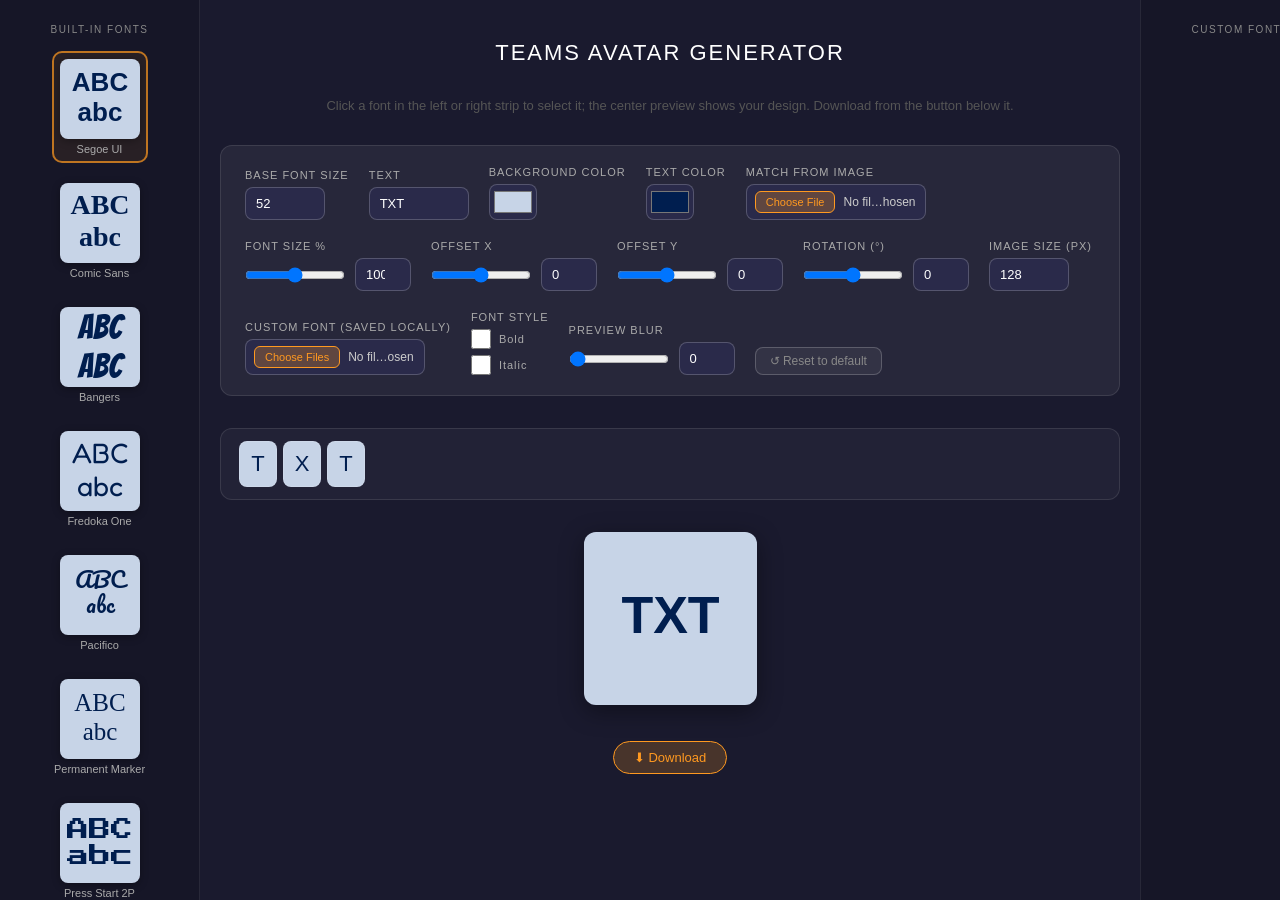
<file: index.html>
<!DOCTYPE html>
<html lang="en">
<head>
  <meta charset="UTF-8">
  <meta http-equiv="refresh" content="0; url=teamsIconPicker.html">
  <title>Teams Avatar Generator</title>
  <script>location.replace("teamsIconPicker.html");</script>
</head>
<body>
  <p><a href="teamsIconPicker.html">Teams Avatar Generator</a> – Redirecting…</p>
</body>
</html>
</file>
<file: style.css>
/* Custom TTF font loaded separately */
@font-face {
  font-family: 'CBHandwritten';
  src: url('fonts/CBHandwritten.ttf') format('truetype');
  font-weight: normal;
  font-style: normal;
}
@font-face {
  font-family: 'Upheavtt';
  src: url('fonts/upheavtt.ttf') format('truetype');
  font-weight: normal;
  font-style: normal;
}

* { box-sizing: border-box; margin: 0; padding: 0; }

body {
  background: #1a1a2e;
  min-height: 100vh;
  display: flex;
  flex-direction: row;
  align-items: stretch;
  justify-content: space-between;
  font-family: sans-serif;
  margin: 0;
  padding: 0;
  width: 100%;
}

.content-container {
  flex: 0 0 auto;
  min-width: 0;
  display: flex;
  flex-direction: column;
  align-items: center;
  padding: 40px 20px;
  gap: 32px;
  max-width: 960px;
}

/* Corvinami mode: rainbow background + readable text (body class toggled by Konami) */
body.corvinami-mode {
  background: linear-gradient(125deg, #ff0f0f 0%, #ff8c00 18%, #ffef0f 32%, #0f0 45%, #0ff 58%, #4b0ff0 72%, #ff0f8c 88%, #ff0f0f 100%);
  background-attachment: fixed;
}
body.corvinami-mode .use-my-font {
  color: #1a1a1a;
  text-shadow: 0 0 1px #fff, 0 1px 2px rgba(255,255,255,0.9);
}
body.corvinami-mode .config-panel,
body.corvinami-mode .card-label,
body.corvinami-mode .card-sub { color: #1a1a1a; }
body.corvinami-mode h1 { color: #0d0d0d; text-shadow: 0 0 2px #fff, 0 1px 3px rgba(255,255,255,0.9); }
body.corvinami-mode p.hint { color: #333; }
body.corvinami-mode .download-btn { color: #b35a00; border-color: #b35a00; background: rgba(255,255,255,0.4); }
body.corvinami-mode .remove-font-btn { color: #8b2020; border-color: #8b2020; }

.corvinami-popup {
  position: fixed;
  top: 50%;
  left: 50%;
  transform: translate(-50%, -50%);
  z-index: 9999;
  padding: 40px 80px;
  font-family: 'UploadedFont', 'CBHandwritten', cursive;
  font-size: 4rem;
  font-weight: bold;
  color: #1a1a1a;
  background: rgba(255,255,255,0.95);
  border: 6px solid #4b0ff0;
  border-radius: 24px;
  box-shadow: 0 12px 48px rgba(0,0,0,0.35);
  text-shadow: 0 0 2px #fff;
  animation: corvinami-pop 0.4s ease-out;
}
@keyframes corvinami-pop {
  from { opacity: 0; transform: translate(-50%, -50%) scale(0.8); }
  to { opacity: 1; transform: translate(-50%, -50%) scale(1); }
}

.confetti {
  position: fixed;
  bottom: 0;
  left: 0;
  width: 10px;
  height: 14px;
  pointer-events: none;
  z-index: 9998;
  border-radius: 2px;
  animation: confetti-arc 6.5s ease-out forwards;
}
@keyframes confetti-arc {
  0% {
    opacity: 1;
    transform: translate(-50%, 0) rotate(0deg);
  }
  4% {
    opacity: 1;
    transform: translate(calc(-50% + var(--fan, 0)), -100vh) rotate(260deg);
  }
  28% {
    opacity: 1;
    transform: translate(calc(-50% + var(--fan, 0)), -100vh) rotate(260deg);
  }
  100% {
    opacity: 0.3;
    transform: translate(calc(-50% + var(--fan, 0)), 15vh) rotate(720deg);
  }
}

/* Class added by JS to each text element when "Page in my font" is on */
.use-my-font {
  font-family: var(--page-font-family, 'CBHandwritten', cursive);
  margin-bottom: -5px;
  margin-right: 5px;
}
.use-my-font.h1-size { font-size: 45px; margin: -10px;}
.use-my-font.card-label { font-size: 25px; }
.use-my-font.card-sub { font-size: 19px; }
.use-my-font.download-btn { font-size: 19px; }
.use-my-font.hint { font-size: 30px; margin: -5px;}
.use-my-font.label-size { font-size: 17px; }
.use-my-font.input-size { font-size: 20px; }
.use-my-font.file-size { font-size: 18px; }
.use-my-font.remove-font-btn { font-size: 18px; }
.use-my-font.font-scale-value,
.use-my-font.slider-value { font-size: 18px; }

h1 {
  color: #fff;
  font-size: 22px;
  font-weight: 300;
  letter-spacing: 2px;
  text-transform: uppercase;
}

.font-preview-strip {
  display: grid;
  grid-template-columns: repeat(auto-fill, minmax(88px, 1fr));
  gap: 12px;
  align-content: start;
  flex: 1 1 0;
  min-width: 200px;
  min-height: 100vh;
  max-height: 100vh;
  overflow-y: auto;
  padding: 24px 20px;
  background: rgba(0, 0, 0, 0.15);
}

.font-preview-strip--left {
  border-right: 1px solid rgba(255, 255, 255, 0.08);
}

.font-preview-strip--right {
  border-left: 1px solid rgba(255, 255, 255, 0.08);
}

.font-preview-strip-title {
  grid-column: 1 / -1;
  color: #888;
  font-size: 10px;
  text-transform: uppercase;
  letter-spacing: 1.5px;
  margin-bottom: 4px;
  text-align: center;
}

.font-preview-card {
  position: relative;
  display: flex;
  flex-direction: column;
  align-items: center;
  justify-self: center;
  gap: 4px;
  cursor: pointer;
  padding: 6px;
  border-radius: 10px;
  border: 2px solid transparent;
  transition: border-color 0.15s, background 0.15s;
  max-width: 100%;
}

.font-preview-card:hover {
  background: rgba(255,255,255,0.06);
}

.font-preview-card--selected {
  border-color: rgba(255,153,32,0.7);
  background: rgba(255,153,32,0.08);
}

.font-preview-card canvas {
  border-radius: 8px;
  box-shadow: 0 2px 8px rgba(0,0,0,0.3);
  display: block;
  transition: transform 0.15s, box-shadow 0.15s;
}

.font-preview-card:hover canvas {
  transform: scale(1.08);
  box-shadow: 0 8px 28px rgba(243, 138, 9, 0.865);
}

.font-preview-label {
  color: #aaa;
  font-size: 11px;
  max-width: 100%;
  overflow: hidden;
  text-overflow: ellipsis;
  white-space: nowrap;
  text-align: center;
}

.center-editor {
  display: flex;
  flex-direction: column;
  align-items: center;
  gap: 16px;
  flex: 0 0 auto;
}

.center-editor canvas {
  border-radius: 12px;
  box-shadow: 0 6px 24px rgba(0,0,0,0.4);
  display: block;
  transition: transform 0.15s, box-shadow 0.15s;
}

.center-editor:hover canvas {
  transform: scale(1.08);
  box-shadow: 0 8px 28px rgba(241, 137, 9, 0.856);
}

.center-actions {
  display: flex;
  justify-content: center;
}

.center-actions .download-btn {
  padding: 8px 20px;
  font-size: 13px;
  margin-top: 20px;
}

.grid {
  display: grid;
  grid-template-columns: repeat(auto-fit, minmax(160px, 1fr));
  gap: 24px;
  width: 100%;
  max-width: 900px;
}

.card {
  position: relative;
  display: flex;
  flex-direction: column;
  align-items: center;
  gap: 12px;
  cursor: pointer;
}

.card canvas {
  border-radius: 12px;
  box-shadow: 0 4px 16px rgba(0,0,0,0.4);
  transition: transform 0.15s, box-shadow 0.15s;
}

.card:hover canvas {
  transform: scale(1.08);
  box-shadow: 0 8px 28px rgba(255,153,32,0.5);
}

.card-label {
  color: #ccc;
  font-size: 13px;
  letter-spacing: 1px;
}

.card-sub {
  color: #888;
  font-size: 11px;
  margin-top: -8px;
}

@keyframes download-twinkle {
  0%, 100% { box-shadow: 0 0 8px rgba(255,153,32,0.4); }
  50% { box-shadow: 0 0 14px rgba(255,153,32,0.8), 0 0 22px rgba(255,153,32,0.3); }
}

.download-btn {
  padding: 6px 16px;
  font-size: 12px;
  background: rgba(255,153,32,0.2);
  color: #ff9920;
  border: 1px solid #ff9920;
  border-radius: 20px;
  cursor: pointer;
  transition: background 0.15s;
}

.download-btn:hover {
  background: rgba(255,153,32,0.4);
  animation: download-twinkle 1s ease-in-out infinite;
}

.card-delete-btn {
  position: absolute;
  top: 4px;
  right: 4px;
  width: 28px;
  height: 28px;
  padding: 0;
  font-size: 20px;
  line-height: 1;
  color: #e88;
  background: rgba(0,0,0,0.6);
  border: 1px solid rgba(200, 80, 80, 0.6);
  border-radius: 50%;
  cursor: pointer;
  z-index: 1;
  display: flex;
  align-items: center;
  justify-content: center;
  transition: background 0.15s, color 0.15s;
}
.card-delete-btn:hover {
  background: rgba(200, 80, 80, 0.5);
  color: #fff;
}

p.hint {
  color: #555;
  font-size: 13px;
}

.config-panel {
  display: flex;
  flex-wrap: wrap;
  gap: 20px;
  align-items: flex-end;
  padding: 20px 24px;
  background: rgba(255,255,255,0.06);
  border-radius: 12px;
  border: 1px solid rgba(255,255,255,0.1);
  width: 100%;
  max-width: 900px;
}

.config-group {
  display: flex;
  flex-direction: column;
  gap: 6px;
}

.config-group label {
  color: #aaa;
  font-size: 11px;
  text-transform: uppercase;
  letter-spacing: 1px;
}

.font-select-group select {
  min-width: 140px;
}

.config-group input[type="color"] {
  width: 48px;
  height: 36px;
  padding: 2px;
  border: 1px solid rgba(255,255,255,0.2);
  border-radius: 8px;
  cursor: pointer;
  background: #2a2a4a;
}

.config-group input[type="number"],
.config-group input[type="range"],
.config-group input[type="text"] {
  width: 80px;
  padding: 8px 10px;
  background: #2a2a4a;
  border: 1px solid rgba(255,255,255,0.2);
  border-radius: 8px;
  color: #fff;
  font-size: 13px;
}

.config-group input[type="text"] { width: 100px; }

.config-group input[type="range"] {
  width: 100px;
  padding: 0;
  flex: 1;
  min-width: 0;
}

.slider-input-row {
  display: flex;
  align-items: center;
  gap: 10px;
}

.slider-input-row input[type="number"] {
  width: 56px;
  flex-shrink: 0;
}

.config-group input[type="file"] {
  width: 100%;
  max-width: 180px;
  padding: 6px 8px;
  font-size: 12px;
  color: #ccc;
  background: #2a2a4a;
  border: 1px solid rgba(255,255,255,0.2);
  border-radius: 8px;
  cursor: pointer;
}

.config-group input[type="file"]::file-selector-button {
  margin-right: 8px;
  padding: 4px 10px;
  background: rgba(255,153,32,0.25);
  color: #ff9920;
  border: 1px solid #ff9920;
  border-radius: 6px;
  cursor: pointer;
  font-size: 11px;
}

.custom-font-row {
  display: flex;
  align-items: center;
  gap: 10px;
}

.custom-font-row input[type="file"] {
  flex: 1;
  min-width: 0;
}

.remove-font-btn {
  padding: 6px 12px;
  font-size: 12px;
  background: rgba(200, 80, 80, 0.25);
  color: #e88;
  border: 1px solid rgba(200, 80, 80, 0.6);
  border-radius: 8px;
  cursor: pointer;
  flex-shrink: 0;
}

.remove-font-btn:hover {
  background: rgba(200, 80, 80, 0.4);
}

.config-group input[type="checkbox"] {
  width: 20px;
  height: 20px;
  accent-color: #ff9920;
  cursor: pointer;
}

.config-group .checkbox-row {
  display: flex;
  align-items: center;
  gap: 8px;
}

.config-group .checkbox-row label { margin: 0; text-transform: none; }

.config-reset-group {
  align-self: flex-end;
}

.reset-to-default-btn {
  padding: 6px 14px;
  font-size: 12px;
  color: #888;
  background: rgba(255, 255, 255, 0.06);
  border: 1px solid rgba(255, 255, 255, 0.2);
  border-radius: 8px;
  cursor: pointer;
  transition: color 0.15s, background 0.15s, border-color 0.15s;
}

.reset-to-default-btn:hover {
  color: #aaa;
  background: rgba(255, 255, 255, 0.1);
  border-color: rgba(255, 255, 255, 0.3);
}

.config-row {
  display: flex;
  gap: 8px;
  align-items: center;
}

.config-row .config-group { flex: 0 0 auto; }

.font-scale-value,
.slider-value {
  color: #ccc;
  font-size: 12px;
}

.submenu-inline-group {
  display: flex;
  align-items: center;
  gap: 8px;
}

.submenu-inline-group label {
  color: #aaa;
  font-size: 11px;
  text-transform: uppercase;
  letter-spacing: 1px;
  white-space: nowrap;
}

.submenu-inline-group input[type="number"] {
  width: 64px;
  padding: 8px 10px;
  background: #2a2a4a;
  border: 1px solid rgba(255,255,255,0.2);
  border-radius: 8px;
  color: #fff;
  font-size: 13px;
}

/* Character tray */
.char-tray {
  display: flex;
  flex-wrap: wrap;
  gap: 6px;
  align-items: center;
  padding: 12px 18px;
  background: rgba(255,255,255,0.04);
  border: 1px solid rgba(255,255,255,0.1);
  border-radius: 12px;
  width: 100%;
  max-width: 900px;
}

.char-chip {
  position: relative;
  display: inline-flex;
  align-items: center;
  justify-content: center;
  min-width: 38px;
  height: 46px;
  padding: 0 10px;
  font-size: 22px;
  background: rgba(255,255,255,0.06);
  border: 1.5px solid rgba(255,255,255,0.12);
  border-radius: 8px;
  cursor: pointer;
  user-select: none;
  transition: border-color 0.12s, background 0.12s, transform 0.1s;
}

.char-chip:hover {
  background: rgba(255,255,255,0.11);
  border-color: rgba(255,255,255,0.28);
  transform: translateY(-2px);
}

.char-chip--selected {
  border-color: #ff9920;
  background: rgba(255,153,32,0.16);
  box-shadow: 0 0 0 1px rgba(255,153,32,0.35);
}

.char-chip--custom::after {
  content: '';
  position: absolute;
  top: 4px;
  right: 4px;
  width: 5px;
  height: 5px;
  background: #ff9920;
  border-radius: 50%;
}

/* Per-character edit panel */
.char-edit-panel {
  position: relative;
  display: flex;
  flex-wrap: wrap;
  gap: 16px;
  align-items: center;
  padding: 14px 60px 14px 20px;
  background: rgba(100,160,255,0.06);
  border: 1px solid rgba(100,160,255,0.22);
  border-radius: 12px;
  width: 100%;
  max-width: 900px;
}

.char-edit-left {
  display: flex;
  align-items: center;
  gap: 8px;
  flex-shrink: 0;
}

.char-edit-label {
  color: #88aaff;
  font-size: 11px;
  text-transform: uppercase;
  letter-spacing: 1px;
}

.char-edit-char {
  color: #fff;
  font-size: 15px;
  font-weight: 700;
  min-width: 20px;
}

.char-edit-reset {
  padding: 4px 10px;
  font-size: 11px;
  color: #888;
  background: rgba(255,255,255,0.06);
  border: 1px solid rgba(255,255,255,0.15);
  border-radius: 6px;
  cursor: pointer;
  transition: color 0.15s, background 0.15s;
}

.char-edit-reset:hover {
  color: #fff;
  background: rgba(255,255,255,0.12);
}

.char-edit-body {
  display: flex;
  flex-wrap: wrap;
  gap: 14px;
  align-items: center;
}

.char-edit-select {
  padding: 7px 8px;
  background: #2a2a4a;
  border: 1px solid rgba(255,255,255,0.2);
  border-radius: 8px;
  color: #fff;
  font-size: 12px;
  cursor: pointer;
  max-width: 150px;
}

.char-edit-panel input[type="number"] {
  width: 64px;
  padding: 7px 8px;
  background: #2a2a4a;
  border: 1px solid rgba(255,255,255,0.2);
  border-radius: 8px;
  color: #fff;
  font-size: 13px;
}

.char-edit-panel input[type="color"] {
  width: 44px;
  height: 32px;
  padding: 2px;
  border: 1px solid rgba(255,255,255,0.2);
  border-radius: 8px;
  cursor: pointer;
  background: #2a2a4a;
}

.char-edit-panel input[type="color"]:disabled {
  opacity: 0.3;
  cursor: not-allowed;
}

.char-edit-close {
  position: absolute;
  top: 50%;
  right: 16px;
  transform: translateY(-50%);
  width: 32px;
  height: 32px;
  display: flex;
  align-items: center;
  justify-content: center;
  font-size: 20px;
  line-height: 1;
  color: #5588cc;
  background: rgba(100,160,255,0.12);
  border: 1px solid rgba(100,160,255,0.3);
  border-radius: 50%;
  cursor: pointer;
  transition: background 0.15s, color 0.15s, border-color 0.15s;
  padding: 0;
}

.char-edit-close:hover {
  background: rgba(100,160,255,0.28);
  border-color: #88aaff;
  color: #fff;
}
</file>
